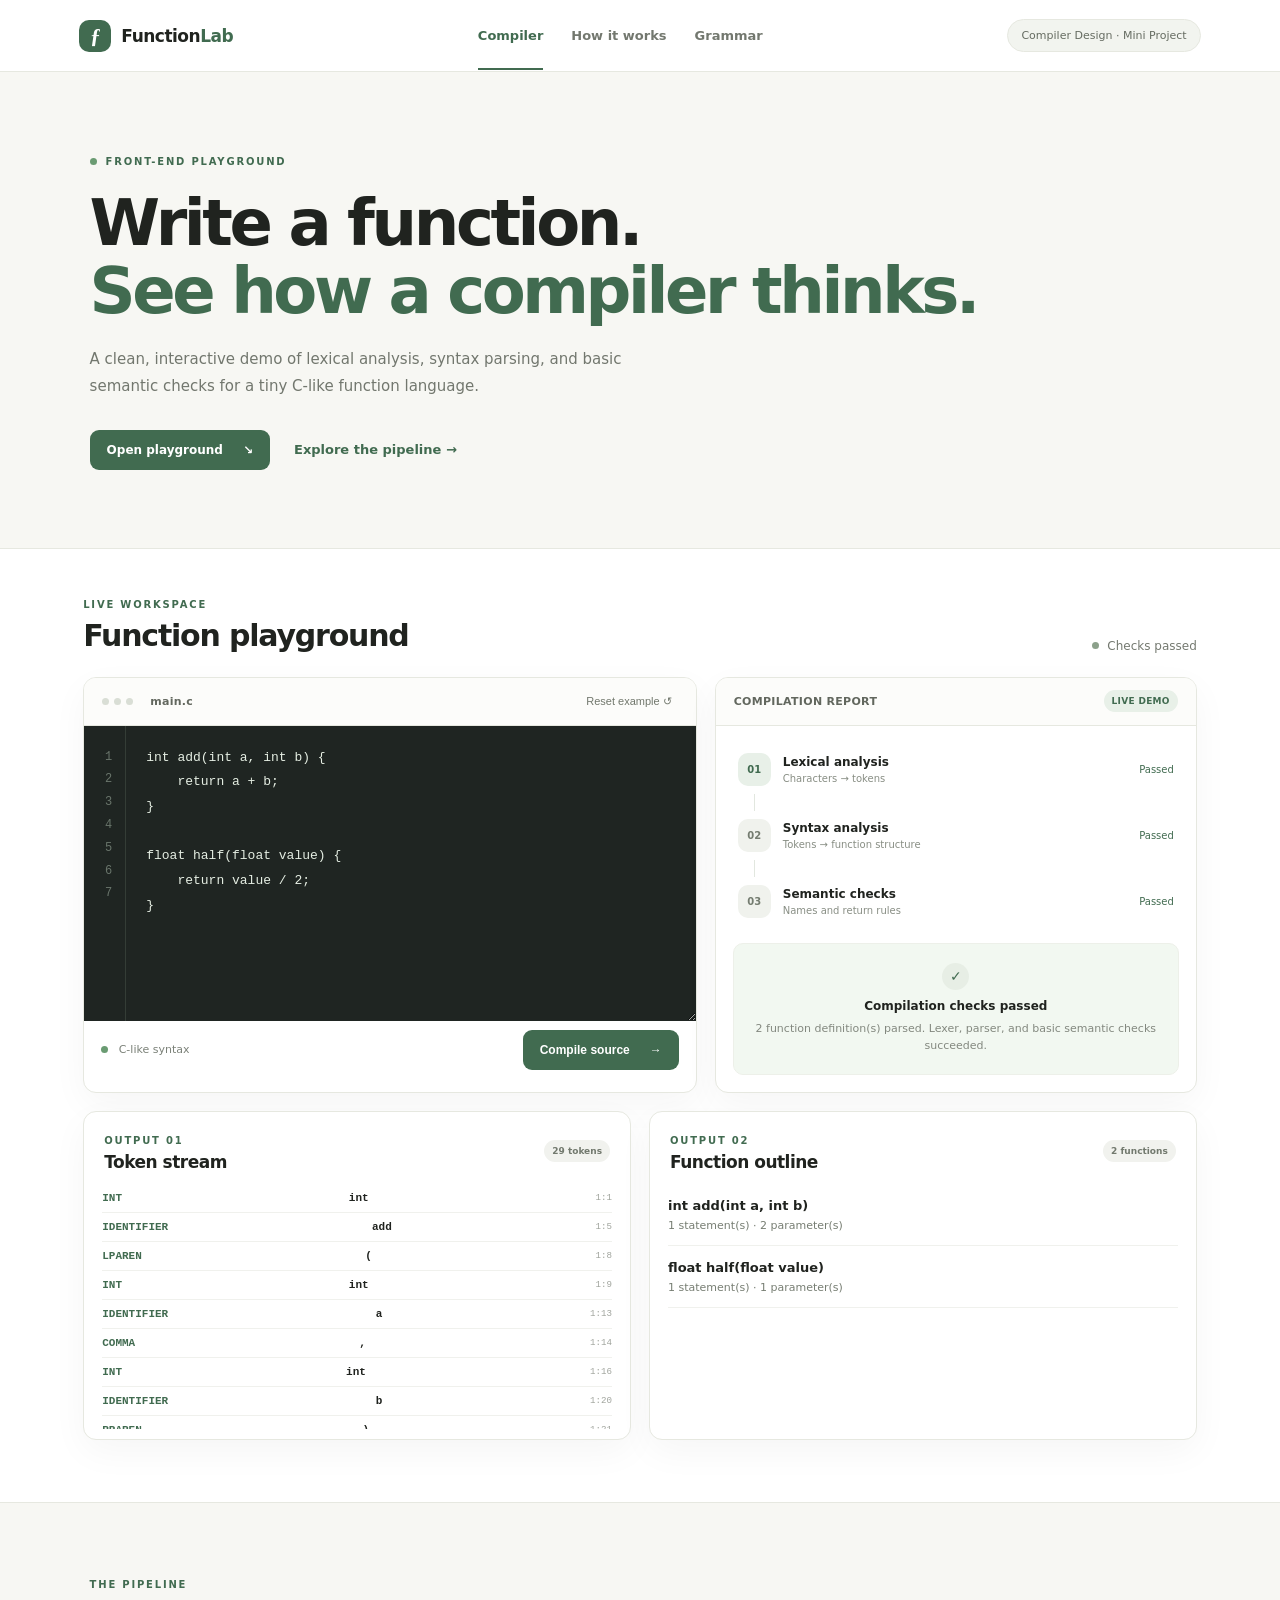
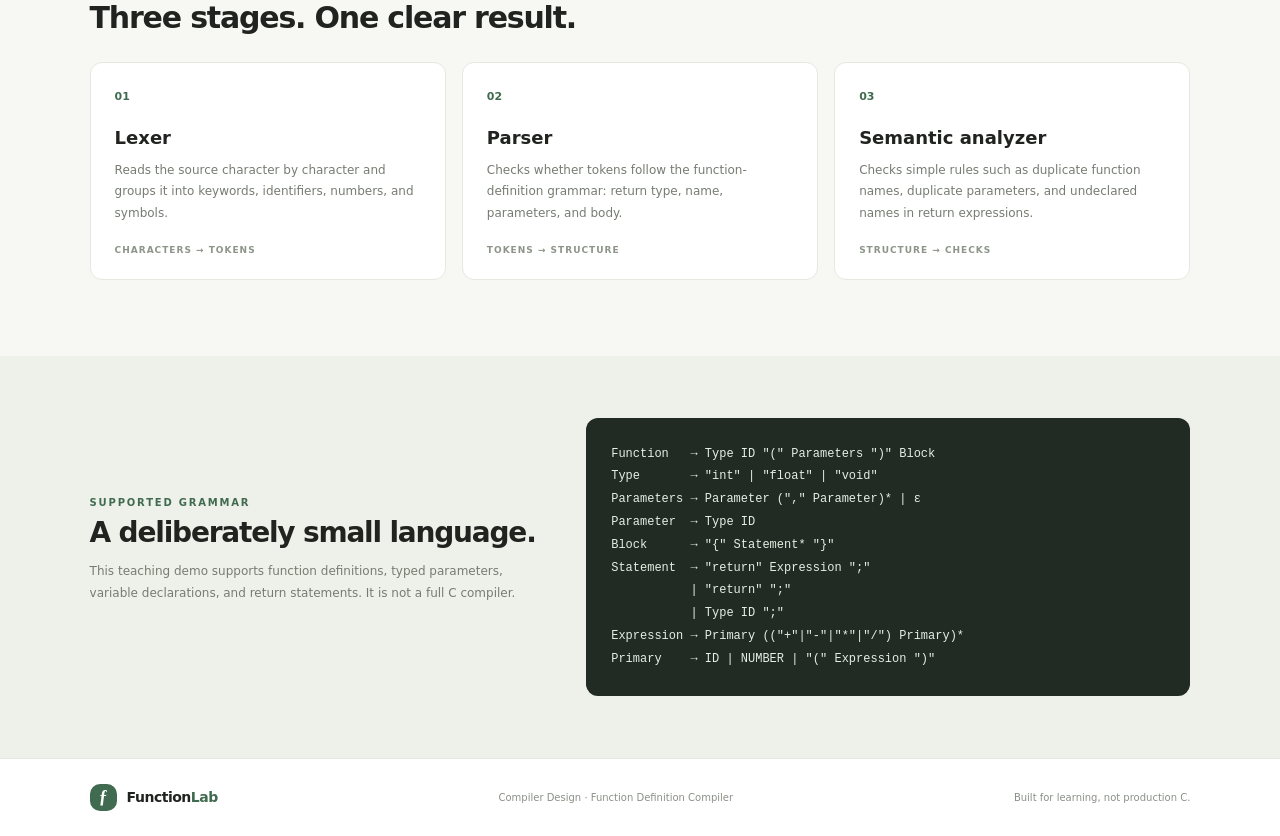
<file: docs/index.html>
<!doctype html>
<html lang="en">

  <head>
    <meta charset="utf-8">
    <meta name="viewport" content="width=device-width, initial-scale=1">
    <title>FunctionLab — Mini Compiler</title>
    <link rel="stylesheet" href="styles.css">
  </head>

  <body>
    <header class="topbar">
      <a class="brand" href="#"><span class="brand-mark">ƒ</span><span>Function<span class="muted">Lab</span></span></a>
      <nav><a class="active" href="#workspace">Compiler</a><a href="#how">How it works</a><a href="#grammar">Grammar</a>
      </nav>
      <span class="course-pill">Compiler Design · Mini Project</span>
    </header>
    <main>
      <section class="hero">
        <div class="eyebrow"><span class="dot"></span> FRONT-END PLAYGROUND</div>
        <h1>Write a function.<br><span>See how a compiler thinks.</span></h1>
        <p>A clean, interactive demo of lexical analysis, syntax parsing, and basic semantic checks for a tiny C-like
          function language.</p>
        <div class="hero-actions"><a class="button primary" href="#workspace">Open playground <span>↘</span></a><a
            class="text-link" href="#how">Explore the pipeline →</a></div>
      </section>
      <section class="workspace" id="workspace">
        <div class="section-head">
          <div>
            <div class="eyebrow">LIVE WORKSPACE</div>
            <h2>Function playground</h2>
          </div>
          <div class="status" id="status"><span></span> Ready to compile</div>
        </div>
        <div class="work-grid">
          <div class="editor-card">
            <div class="card-top">
              <div class="window-dots"><i></i><i></i><i></i></div><span>main.c</span><button id="resetBtn"
                class="ghost">Reset example ↺</button>
            </div>
            <div class="editor-wrap">
              <div class="line-numbers" id="lineNumbers">1<br>2<br>3<br>4<br>5</div><textarea id="source"
                spellcheck="false" aria-label="Function source code">int add(int a, int b) {
    return a + b;
}

float half(float value) {
    return value / 2;
}</textarea>
            </div>
            <div class="editor-bottom"><span><span class="green-dot"></span> C-like syntax</span><button id="compileBtn"
                class="button primary">Compile source <span>→</span></button></div>
          </div>
          <div class="output-card">
            <div class="card-top"><span>COMPILATION REPORT</span><span class="live-tag">LIVE DEMO</span></div>
            <div class="pipeline">
              <div class="pipe-step active"><span class="pipe-icon">01</span>
                <div><b>Lexical analysis</b><small>Characters → tokens</small></div><span class="step-state"
                  id="lexState">Ready</span>
              </div>
              <div class="pipe-line"></div>
              <div class="pipe-step"><span class="pipe-icon">02</span>
                <div><b>Syntax analysis</b><small>Tokens → function structure</small></div><span class="step-state"
                  id="parseState">Ready</span>
              </div>
              <div class="pipe-line"></div>
              <div class="pipe-step"><span class="pipe-icon">03</span>
                <div><b>Semantic checks</b><small>Names and return rules</small></div><span class="step-state"
                  id="semanticState">Ready</span>
              </div>
            </div>
            <div class="report" id="report">
              <div class="report-icon">✦</div><b>Your report will appear here</b>
              <p>Press “Compile source” to inspect the example.</p>
            </div>
          </div>
        </div>
        <div class="results-grid">
          <article class="result-card">
            <div class="result-head">
              <div><span class="mini-label">OUTPUT 01</span>
                <h3>Token stream</h3>
              </div><span class="count" id="tokenCount">0 tokens</span>
            </div>
            <div class="token-list" id="tokens">
              <p class="empty">Compile your source to list tokens.</p>
            </div>
          </article>
          <article class="result-card">
            <div class="result-head">
              <div><span class="mini-label">OUTPUT 02</span>
                <h3>Function outline</h3>
              </div><span class="count" id="functionCount">0 functions</span>
            </div>
            <div id="functions" class="function-list">
              <p class="empty">Parsed function summaries appear here.</p>
            </div>
          </article>
        </div>
      </section>
      <section class="how" id="how">
        <div class="eyebrow">THE PIPELINE</div>
        <h2>Three stages. One clear result.</h2>
        <div class="stage-grid">
          <article><span class="stage-number">01</span>
            <h3>Lexer</h3>
            <p>Reads the source character by character and groups it into keywords, identifiers, numbers, and symbols.
            </p><span class="stage-foot">CHARACTERS → TOKENS</span>
          </article>
          <article><span class="stage-number">02</span>
            <h3>Parser</h3>
            <p>Checks whether tokens follow the function-definition grammar: return type, name, parameters, and body.
            </p><span class="stage-foot">TOKENS → STRUCTURE</span>
          </article>
          <article><span class="stage-number">03</span>
            <h3>Semantic analyzer</h3>
            <p>Checks simple rules such as duplicate function names, duplicate parameters, and undeclared names in
              return expressions.</p><span class="stage-foot">STRUCTURE → CHECKS</span>
          </article>
        </div>
      </section>
      <section class="grammar" id="grammar">
        <div>
          <div class="eyebrow">SUPPORTED GRAMMAR</div>
          <h2>A deliberately small language.</h2>
          <p>This teaching demo supports function definitions, typed parameters, variable declarations, and return
            statements. It is not a full C compiler.</p>
        </div>
        <pre><code>Function   → Type ID "(" Parameters ")" Block
Type       → "int" | "float" | "void"
Parameters → Parameter ("," Parameter)* | ε
Parameter  → Type ID
Block      → "{" Statement* "}"
Statement  → "return" Expression ";"
           | "return" ";"
           | Type ID ";"
Expression → Primary (("+"|"-"|"*"|"/") Primary)*
Primary    → ID | NUMBER | "(" Expression ")"</code></pre>
      </section>
      <footer><a class="brand" href="#"><span class="brand-mark">ƒ</span><span>Function<span
              class="muted">Lab</span></span></a><span>Compiler Design · Function Definition Compiler</span><span>Built
          for learning, not production C.</span></footer>
    </main>
    <script src="app.js"></script>
  </body>

</html>
</file>
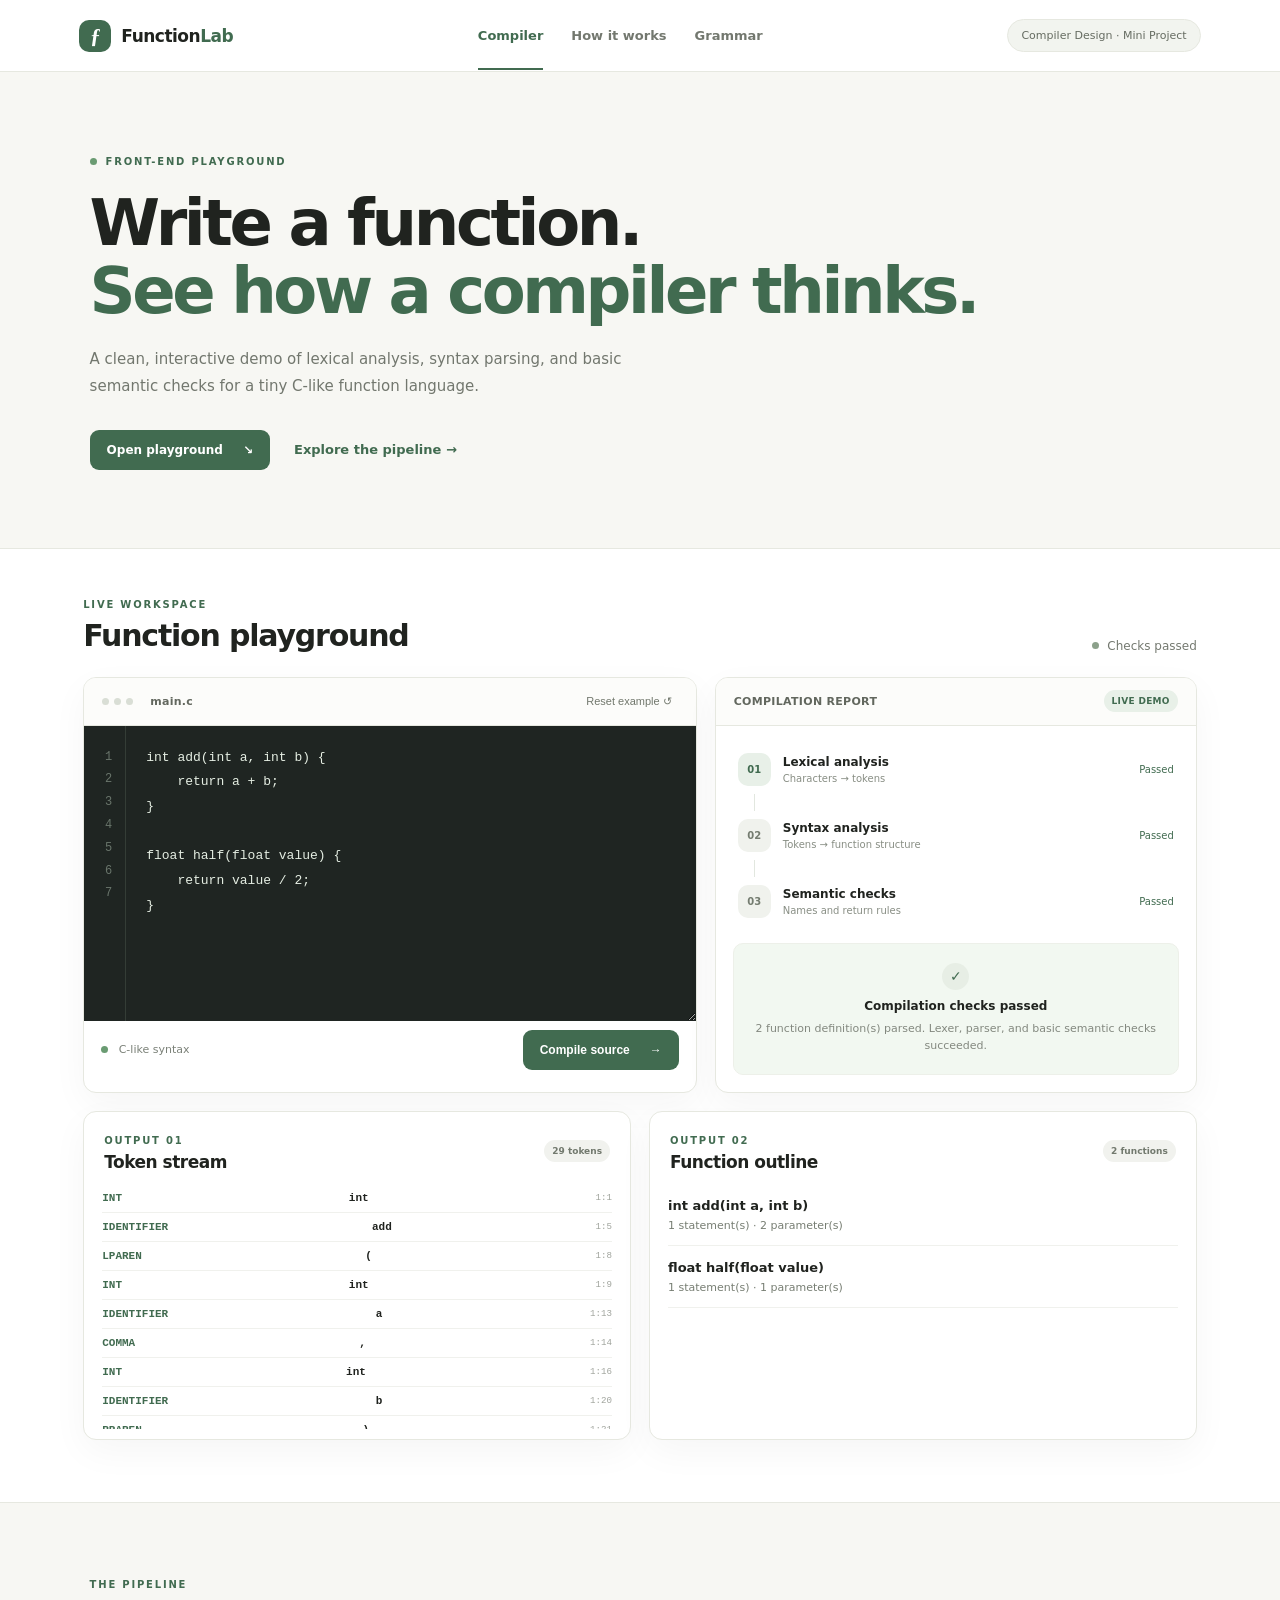
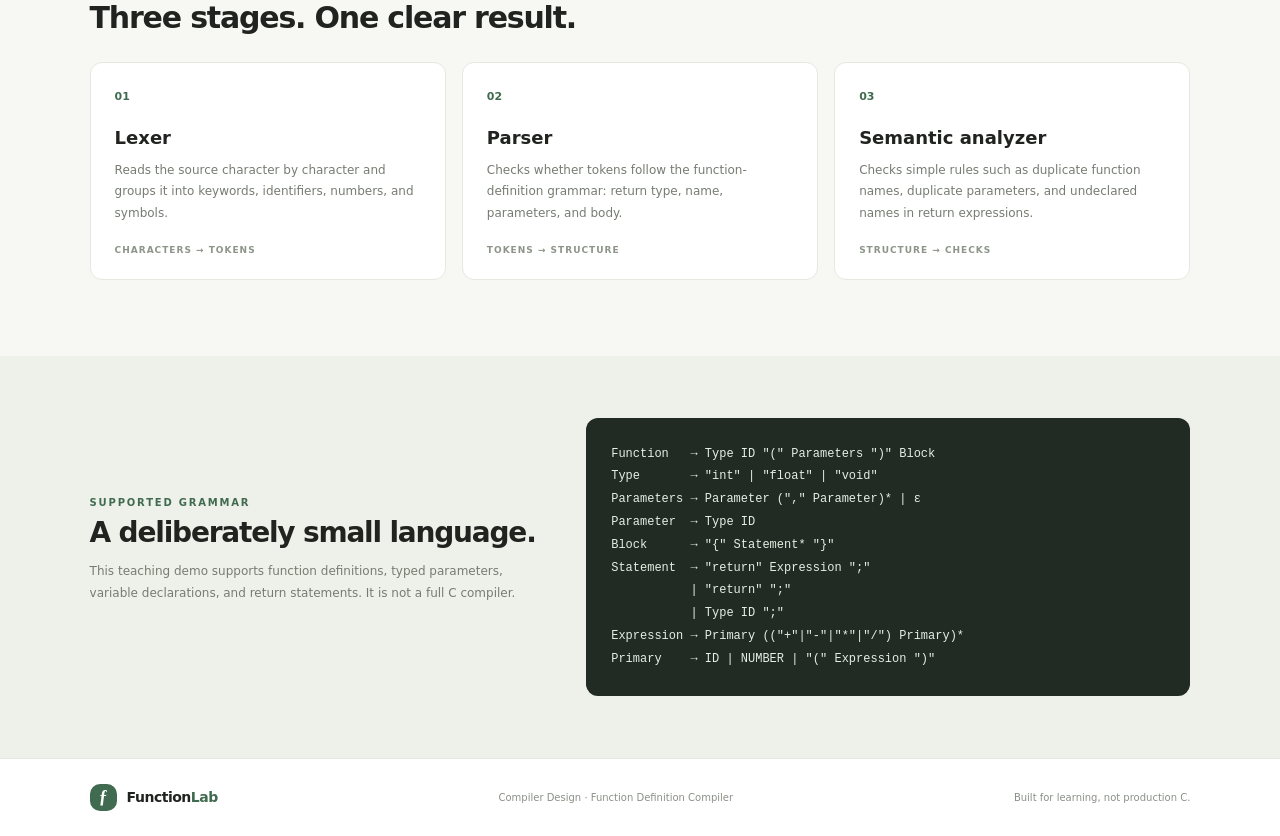
<file: web/index.html>
<!doctype html>
<html lang="en">

  <head>
    <meta charset="utf-8">
    <meta name="viewport" content="width=device-width, initial-scale=1">
    <title>FunctionLab — Mini Compiler</title>
    <link rel="stylesheet" href="styles.css">
  </head>

  <body>
    <header class="topbar">
      <a class="brand" href="#"><span class="brand-mark">ƒ</span><span>Function<span class="muted">Lab</span></span></a>
      <nav><a class="active" href="#workspace">Compiler</a><a href="#how">How it works</a><a href="#grammar">Grammar</a>
      </nav>
      <span class="course-pill">Compiler Design · Mini Project</span>
    </header>
    <main>
      <section class="hero">
        <div class="eyebrow"><span class="dot"></span> FRONT-END PLAYGROUND</div>
        <h1>Write a function.<br><span>See how a compiler thinks.</span></h1>
        <p>A clean, interactive demo of lexical analysis, syntax parsing, and basic semantic checks for a tiny C-like
          function language.</p>
        <div class="hero-actions"><a class="button primary" href="#workspace">Open playground <span>↘</span></a><a
            class="text-link" href="#how">Explore the pipeline →</a></div>
      </section>
      <section class="workspace" id="workspace">
        <div class="section-head">
          <div>
            <div class="eyebrow">LIVE WORKSPACE</div>
            <h2>Function playground</h2>
          </div>
          <div class="status" id="status"><span></span> Ready to compile</div>
        </div>
        <div class="work-grid">
          <div class="editor-card">
            <div class="card-top">
              <div class="window-dots"><i></i><i></i><i></i></div><span>main.c</span><button id="resetBtn"
                class="ghost">Reset example ↺</button>
            </div>
            <div class="editor-wrap">
              <div class="line-numbers" id="lineNumbers">1<br>2<br>3<br>4<br>5</div><textarea id="source"
                spellcheck="false" aria-label="Function source code">int add(int a, int b) {
    return a + b;
}

float half(float value) {
    return value / 2;
}</textarea>
            </div>
            <div class="editor-bottom"><span><span class="green-dot"></span> C-like syntax</span><button id="compileBtn"
                class="button primary">Compile source <span>→</span></button></div>
          </div>
          <div class="output-card">
            <div class="card-top"><span>COMPILATION REPORT</span><span class="live-tag">LIVE DEMO</span></div>
            <div class="pipeline">
              <div class="pipe-step active"><span class="pipe-icon">01</span>
                <div><b>Lexical analysis</b><small>Characters → tokens</small></div><span class="step-state"
                  id="lexState">Ready</span>
              </div>
              <div class="pipe-line"></div>
              <div class="pipe-step"><span class="pipe-icon">02</span>
                <div><b>Syntax analysis</b><small>Tokens → function structure</small></div><span class="step-state"
                  id="parseState">Ready</span>
              </div>
              <div class="pipe-line"></div>
              <div class="pipe-step"><span class="pipe-icon">03</span>
                <div><b>Semantic checks</b><small>Names and return rules</small></div><span class="step-state"
                  id="semanticState">Ready</span>
              </div>
            </div>
            <div class="report" id="report">
              <div class="report-icon">✦</div><b>Your report will appear here</b>
              <p>Press “Compile source” to inspect the example.</p>
            </div>
          </div>
        </div>
        <div class="results-grid">
          <article class="result-card">
            <div class="result-head">
              <div><span class="mini-label">OUTPUT 01</span>
                <h3>Token stream</h3>
              </div><span class="count" id="tokenCount">0 tokens</span>
            </div>
            <div class="token-list" id="tokens">
              <p class="empty">Compile your source to list tokens.</p>
            </div>
          </article>
          <article class="result-card">
            <div class="result-head">
              <div><span class="mini-label">OUTPUT 02</span>
                <h3>Function outline</h3>
              </div><span class="count" id="functionCount">0 functions</span>
            </div>
            <div id="functions" class="function-list">
              <p class="empty">Parsed function summaries appear here.</p>
            </div>
          </article>
        </div>
      </section>
      <section class="how" id="how">
        <div class="eyebrow">THE PIPELINE</div>
        <h2>Three stages. One clear result.</h2>
        <div class="stage-grid">
          <article><span class="stage-number">01</span>
            <h3>Lexer</h3>
            <p>Reads the source character by character and groups it into keywords, identifiers, numbers, and symbols.
            </p><span class="stage-foot">CHARACTERS → TOKENS</span>
          </article>
          <article><span class="stage-number">02</span>
            <h3>Parser</h3>
            <p>Checks whether tokens follow the function-definition grammar: return type, name, parameters, and body.
            </p><span class="stage-foot">TOKENS → STRUCTURE</span>
          </article>
          <article><span class="stage-number">03</span>
            <h3>Semantic analyzer</h3>
            <p>Checks simple rules such as duplicate function names, duplicate parameters, and undeclared names in
              return expressions.</p><span class="stage-foot">STRUCTURE → CHECKS</span>
          </article>
        </div>
      </section>
      <section class="grammar" id="grammar">
        <div>
          <div class="eyebrow">SUPPORTED GRAMMAR</div>
          <h2>A deliberately small language.</h2>
          <p>This teaching demo supports function definitions, typed parameters, variable declarations, and return
            statements. It is not a full C compiler.</p>
        </div>
        <pre><code>Function   → Type ID "(" Parameters ")" Block
Type       → "int" | "float" | "void"
Parameters → Parameter ("," Parameter)* | ε
Parameter  → Type ID
Block      → "{" Statement* "}"
Statement  → "return" Expression ";"
           | "return" ";"
           | Type ID ";"
Expression → Primary (("+"|"-"|"*"|"/") Primary)*
Primary    → ID | NUMBER | "(" Expression ")"</code></pre>
      </section>
      <footer><a class="brand" href="#"><span class="brand-mark">ƒ</span><span>Function<span
              class="muted">Lab</span></span></a><span>Compiler Design · Function Definition Compiler</span><span>Built
          for learning, not production C.</span></footer>
    </main>
    <script src="app.js"></script>
  </body>

</html>
</file>
<file: docs/styles.css>
:root{--ink:#20231f;--muted:#747970;--paper:#f7f7f3;--white:#fff;--line:#e6e8e0;--green:#416b50;--green-soft:#e8f0e8;--orange:#d58a57;--shadow:0 12px 36px #20231f0a}*{box-sizing:border-box}html{scroll-behavior:smooth}body{margin:0;background:var(--paper);color:var(--ink);font-family:Inter,ui-sans-serif,system-ui,-apple-system,BlinkMacSystemFont,"Segoe UI",sans-serif;font-size:14px}.topbar{height:72px;display:flex;align-items:center;justify-content:space-between;padding:0 6.2%;background:#fff;border-bottom:1px solid var(--line);position:sticky;top:0;z-index:4}.brand{display:flex;gap:10px;align-items:center;text-decoration:none;color:var(--ink);font-weight:750;font-size:17px;letter-spacing:-.5px}.brand-mark{display:grid;place-items:center;width:32px;height:32px;background:var(--green);color:#fff;border-radius:10px;font-family:Georgia,serif;font-size:22px}.muted{color:var(--green)}nav{display:flex;gap:28px;height:100%;align-items:center}nav a,.text-link{color:#73786f;text-decoration:none;font-weight:600;font-size:13px}nav a.active{color:var(--green);position:relative}nav a.active:after{content:"";position:absolute;height:2px;background:var(--green);left:0;right:0;bottom:-27px}.course-pill{font-size:11px;background:#f2f4ef;border:1px solid var(--line);border-radius:20px;padding:9px 13px;color:#666c62}.hero{padding:84px 7% 78px;max-width:1440px;margin:auto}.eyebrow,.mini-label{font-size:10px;letter-spacing:1.8px;font-weight:800;color:var(--green)}.eyebrow{display:flex;align-items:center;gap:9px}.dot,.green-dot{display:inline-block;width:7px;height:7px;border-radius:50%;background:#6a9b72}.hero h1{font-size:clamp(38px,5vw,66px);line-height:1.06;letter-spacing:-3.4px;margin:23px 0 20px;font-weight:760}.hero h1 span{color:var(--green)}.hero p{max-width:570px;color:#72776e;line-height:1.8;font-size:15px}.hero-actions{display:flex;gap:24px;align-items:center;margin-top:30px}.button{border:0;border-radius:9px;padding:13px 17px;font-weight:700;font-size:12px;cursor:pointer;display:inline-flex;gap:20px;align-items:center;text-decoration:none}.primary{background:var(--green);color:white}.primary:hover{background:#31573e}.text-link{color:var(--green)}.workspace{background:#fff;padding:50px 6.5% 62px;border-top:1px solid var(--line);border-bottom:1px solid var(--line)}.section-head{max-width:1320px;margin:0 auto 24px;display:flex;align-items:end;justify-content:space-between}.section-head h2,.how h2,.grammar h2{font-size:30px;letter-spacing:-1.2px;margin:8px 0 0}.status{color:#747970;font-size:12px;display:flex;align-items:center;gap:8px}.status span{height:7px;width:7px;background:#8ca18b;border-radius:50%}.work-grid,.results-grid{max-width:1320px;margin:auto;display:grid;grid-template-columns:1.12fr .88fr;gap:18px}.editor-card,.output-card,.result-card{border:1px solid var(--line);border-radius:13px;overflow:hidden;background:#fff;box-shadow:var(--shadow)}.card-top{height:48px;padding:0 18px;display:flex;align-items:center;gap:12px;background:#fcfcfa;border-bottom:1px solid var(--line);font-size:11px;font-weight:750;color:#62675e;letter-spacing:.3px}.window-dots{display:flex;gap:5px;margin-right:5px}.window-dots i{width:7px;height:7px;background:#d9ded5;border-radius:50%}.ghost{margin-left:auto;background:none;border:0;color:#71776c;font-size:11px;cursor:pointer}.editor-wrap{display:flex;background:#1f2522;min-height:295px}.line-numbers{padding:20px 13px;color:#69756b;text-align:right;line-height:1.9;font:12px/1.9 ui-monospace,monospace;border-right:1px solid #343d36;min-width:42px;user-select:none}textarea{resize:vertical;width:100%;min-height:295px;border:0;outline:0;background:#1f2522;color:#e5eee3;padding:20px;font:13px/1.9 ui-monospace,SFMono-Regular,Consolas,monospace;tab-size:4;white-space:pre;overflow:auto}.editor-bottom{height:58px;padding:0 17px;display:flex;align-items:center;justify-content:space-between;color:#7b8178;font-size:11px}.green-dot{margin-right:7px}.pipeline{padding:19px 22px 4px}.pipe-step{display:flex;align-items:center;gap:12px;padding:8px 0}.pipe-icon{display:grid;place-items:center;width:33px;height:33px;border-radius:10px;background:#f0f2ed;color:#747c70;font-size:10px;font-weight:800}.pipe-step.active .pipe-icon{background:var(--green-soft);color:var(--green)}.pipe-step b{display:block;font-size:12px}.pipe-step small{display:block;color:#888e84;font-size:10px;margin-top:4px}.step-state{margin-left:auto;color:#92988e;font-size:10px}.pipe-line{height:17px;border-left:1px solid #e2e7df;margin-left:16px}.report{margin:13px 17px 17px;background:#f8f9f6;border:1px solid #edf0e9;border-radius:10px;padding:19px;text-align:center;min-height:115px;display:flex;flex-direction:column;align-items:center;justify-content:center}.report-icon{width:27px;height:27px;border-radius:50%;background:#e7eee5;color:var(--green);display:grid;place-items:center;margin-bottom:9px}.report b{font-size:12px}.report p{font-size:11px;color:#83887f;margin:7px 0 0;line-height:1.6}.report.success{background:#f2f8f1}.report.error{background:#fff7f1}.live-tag,.count{font-size:9px;font-weight:800;color:var(--green);background:var(--green-soft);padding:6px 8px;border-radius:20px;margin-left:auto}.results-grid{grid-template-columns:1fr 1fr;margin-top:18px}.result-card{padding-bottom:10px}.result-head{display:flex;align-items:center;justify-content:space-between;padding:19px 20px 12px}.result-head h3{margin:5px 0 0;font-size:17px;letter-spacing:-.5px}.count{color:#72796e;background:#f1f2ee;font-weight:650}.token-list,.function-list{padding:0 18px;max-height:245px;overflow:auto}.empty{font-size:12px;color:#9a9f96;padding:20px 0}.token-row{display:flex;justify-content:space-between;gap:12px;padding:8px 0;border-bottom:1px solid #f0f1ed;font:11px ui-monospace,monospace}.token-row span:first-child{color:var(--green);font-weight:750}.token-row small{color:#a0a49d}.function-item{padding:13px 0;border-bottom:1px solid #f0f1ed}.function-item b{font-size:13px}.function-item p{font-size:11px;color:#777e73;margin:6px 0 0}.how{padding:76px 7%;max-width:1440px;margin:auto}.how h2{margin:10px 0 27px}.stage-grid{display:grid;grid-template-columns:repeat(3,1fr);gap:16px}.stage-grid article{background:#fff;border:1px solid var(--line);border-radius:12px;padding:24px;min-height:200px}.stage-number{font-size:11px;color:var(--green);font-weight:800}.stage-grid h3{font-size:18px;margin:24px 0 8px}.stage-grid p,.grammar p{color:#767c72;line-height:1.8;font-size:12px}.stage-foot{display:block;color:#8c9588;font-size:9px;font-weight:800;letter-spacing:1px;margin-top:20px}.grammar{padding:50px 7%;background:#eef1e9;display:grid;grid-template-columns:.85fr 1.15fr;gap:50px;align-items:center}.grammar h2{font-size:28px}.grammar pre{white-space:pre-wrap;overflow:auto;background:#222a24;color:#e5eee2;border-radius:12px;padding:25px;font:12px/1.9 ui-monospace,monospace}.grammar code{font:inherit}footer{padding:25px 7%;display:flex;align-items:center;justify-content:space-between;background:#fff;color:#8b9087;font-size:10px;border-top:1px solid var(--line)}footer .brand{font-size:14px}footer .brand-mark{width:27px;height:27px;font-size:18px}@media(max-width:800px){.topbar{padding:0 5%;height:62px}nav{display:none}.course-pill{font-size:9px;padding:7px}.hero{padding:58px 6%}.hero h1{letter-spacing:-2px}.workspace{padding:38px 5%}.work-grid,.results-grid,.grammar{grid-template-columns:1fr}.section-head{align-items:start;gap:15px;flex-direction:column}.stage-grid{grid-template-columns:1fr}.how{padding:52px 6%}.grammar{gap:18px;padding:42px 6%}footer{gap:15px;flex-wrap:wrap}.editor-wrap,textarea{min-height:250px}}
</file>
<file: web/styles.css>
:root{--ink:#20231f;--muted:#747970;--paper:#f7f7f3;--white:#fff;--line:#e6e8e0;--green:#416b50;--green-soft:#e8f0e8;--orange:#d58a57;--shadow:0 12px 36px #20231f0a}*{box-sizing:border-box}html{scroll-behavior:smooth}body{margin:0;background:var(--paper);color:var(--ink);font-family:Inter,ui-sans-serif,system-ui,-apple-system,BlinkMacSystemFont,"Segoe UI",sans-serif;font-size:14px}.topbar{height:72px;display:flex;align-items:center;justify-content:space-between;padding:0 6.2%;background:#fff;border-bottom:1px solid var(--line);position:sticky;top:0;z-index:4}.brand{display:flex;gap:10px;align-items:center;text-decoration:none;color:var(--ink);font-weight:750;font-size:17px;letter-spacing:-.5px}.brand-mark{display:grid;place-items:center;width:32px;height:32px;background:var(--green);color:#fff;border-radius:10px;font-family:Georgia,serif;font-size:22px}.muted{color:var(--green)}nav{display:flex;gap:28px;height:100%;align-items:center}nav a,.text-link{color:#73786f;text-decoration:none;font-weight:600;font-size:13px}nav a.active{color:var(--green);position:relative}nav a.active:after{content:"";position:absolute;height:2px;background:var(--green);left:0;right:0;bottom:-27px}.course-pill{font-size:11px;background:#f2f4ef;border:1px solid var(--line);border-radius:20px;padding:9px 13px;color:#666c62}.hero{padding:84px 7% 78px;max-width:1440px;margin:auto}.eyebrow,.mini-label{font-size:10px;letter-spacing:1.8px;font-weight:800;color:var(--green)}.eyebrow{display:flex;align-items:center;gap:9px}.dot,.green-dot{display:inline-block;width:7px;height:7px;border-radius:50%;background:#6a9b72}.hero h1{font-size:clamp(38px,5vw,66px);line-height:1.06;letter-spacing:-3.4px;margin:23px 0 20px;font-weight:760}.hero h1 span{color:var(--green)}.hero p{max-width:570px;color:#72776e;line-height:1.8;font-size:15px}.hero-actions{display:flex;gap:24px;align-items:center;margin-top:30px}.button{border:0;border-radius:9px;padding:13px 17px;font-weight:700;font-size:12px;cursor:pointer;display:inline-flex;gap:20px;align-items:center;text-decoration:none}.primary{background:var(--green);color:white}.primary:hover{background:#31573e}.text-link{color:var(--green)}.workspace{background:#fff;padding:50px 6.5% 62px;border-top:1px solid var(--line);border-bottom:1px solid var(--line)}.section-head{max-width:1320px;margin:0 auto 24px;display:flex;align-items:end;justify-content:space-between}.section-head h2,.how h2,.grammar h2{font-size:30px;letter-spacing:-1.2px;margin:8px 0 0}.status{color:#747970;font-size:12px;display:flex;align-items:center;gap:8px}.status span{height:7px;width:7px;background:#8ca18b;border-radius:50%}.work-grid,.results-grid{max-width:1320px;margin:auto;display:grid;grid-template-columns:1.12fr .88fr;gap:18px}.editor-card,.output-card,.result-card{border:1px solid var(--line);border-radius:13px;overflow:hidden;background:#fff;box-shadow:var(--shadow)}.card-top{height:48px;padding:0 18px;display:flex;align-items:center;gap:12px;background:#fcfcfa;border-bottom:1px solid var(--line);font-size:11px;font-weight:750;color:#62675e;letter-spacing:.3px}.window-dots{display:flex;gap:5px;margin-right:5px}.window-dots i{width:7px;height:7px;background:#d9ded5;border-radius:50%}.ghost{margin-left:auto;background:none;border:0;color:#71776c;font-size:11px;cursor:pointer}.editor-wrap{display:flex;background:#1f2522;min-height:295px}.line-numbers{padding:20px 13px;color:#69756b;text-align:right;line-height:1.9;font:12px/1.9 ui-monospace,monospace;border-right:1px solid #343d36;min-width:42px;user-select:none}textarea{resize:vertical;width:100%;min-height:295px;border:0;outline:0;background:#1f2522;color:#e5eee3;padding:20px;font:13px/1.9 ui-monospace,SFMono-Regular,Consolas,monospace;tab-size:4;white-space:pre;overflow:auto}.editor-bottom{height:58px;padding:0 17px;display:flex;align-items:center;justify-content:space-between;color:#7b8178;font-size:11px}.green-dot{margin-right:7px}.pipeline{padding:19px 22px 4px}.pipe-step{display:flex;align-items:center;gap:12px;padding:8px 0}.pipe-icon{display:grid;place-items:center;width:33px;height:33px;border-radius:10px;background:#f0f2ed;color:#747c70;font-size:10px;font-weight:800}.pipe-step.active .pipe-icon{background:var(--green-soft);color:var(--green)}.pipe-step b{display:block;font-size:12px}.pipe-step small{display:block;color:#888e84;font-size:10px;margin-top:4px}.step-state{margin-left:auto;color:#92988e;font-size:10px}.pipe-line{height:17px;border-left:1px solid #e2e7df;margin-left:16px}.report{margin:13px 17px 17px;background:#f8f9f6;border:1px solid #edf0e9;border-radius:10px;padding:19px;text-align:center;min-height:115px;display:flex;flex-direction:column;align-items:center;justify-content:center}.report-icon{width:27px;height:27px;border-radius:50%;background:#e7eee5;color:var(--green);display:grid;place-items:center;margin-bottom:9px}.report b{font-size:12px}.report p{font-size:11px;color:#83887f;margin:7px 0 0;line-height:1.6}.report.success{background:#f2f8f1}.report.error{background:#fff7f1}.live-tag,.count{font-size:9px;font-weight:800;color:var(--green);background:var(--green-soft);padding:6px 8px;border-radius:20px;margin-left:auto}.results-grid{grid-template-columns:1fr 1fr;margin-top:18px}.result-card{padding-bottom:10px}.result-head{display:flex;align-items:center;justify-content:space-between;padding:19px 20px 12px}.result-head h3{margin:5px 0 0;font-size:17px;letter-spacing:-.5px}.count{color:#72796e;background:#f1f2ee;font-weight:650}.token-list,.function-list{padding:0 18px;max-height:245px;overflow:auto}.empty{font-size:12px;color:#9a9f96;padding:20px 0}.token-row{display:flex;justify-content:space-between;gap:12px;padding:8px 0;border-bottom:1px solid #f0f1ed;font:11px ui-monospace,monospace}.token-row span:first-child{color:var(--green);font-weight:750}.token-row small{color:#a0a49d}.function-item{padding:13px 0;border-bottom:1px solid #f0f1ed}.function-item b{font-size:13px}.function-item p{font-size:11px;color:#777e73;margin:6px 0 0}.how{padding:76px 7%;max-width:1440px;margin:auto}.how h2{margin:10px 0 27px}.stage-grid{display:grid;grid-template-columns:repeat(3,1fr);gap:16px}.stage-grid article{background:#fff;border:1px solid var(--line);border-radius:12px;padding:24px;min-height:200px}.stage-number{font-size:11px;color:var(--green);font-weight:800}.stage-grid h3{font-size:18px;margin:24px 0 8px}.stage-grid p,.grammar p{color:#767c72;line-height:1.8;font-size:12px}.stage-foot{display:block;color:#8c9588;font-size:9px;font-weight:800;letter-spacing:1px;margin-top:20px}.grammar{padding:50px 7%;background:#eef1e9;display:grid;grid-template-columns:.85fr 1.15fr;gap:50px;align-items:center}.grammar h2{font-size:28px}.grammar pre{white-space:pre-wrap;overflow:auto;background:#222a24;color:#e5eee2;border-radius:12px;padding:25px;font:12px/1.9 ui-monospace,monospace}.grammar code{font:inherit}footer{padding:25px 7%;display:flex;align-items:center;justify-content:space-between;background:#fff;color:#8b9087;font-size:10px;border-top:1px solid var(--line)}footer .brand{font-size:14px}footer .brand-mark{width:27px;height:27px;font-size:18px}@media(max-width:800px){.topbar{padding:0 5%;height:62px}nav{display:none}.course-pill{font-size:9px;padding:7px}.hero{padding:58px 6%}.hero h1{letter-spacing:-2px}.workspace{padding:38px 5%}.work-grid,.results-grid,.grammar{grid-template-columns:1fr}.section-head{align-items:start;gap:15px;flex-direction:column}.stage-grid{grid-template-columns:1fr}.how{padding:52px 6%}.grammar{gap:18px;padding:42px 6%}footer{gap:15px;flex-wrap:wrap}.editor-wrap,textarea{min-height:250px}}
</file>
